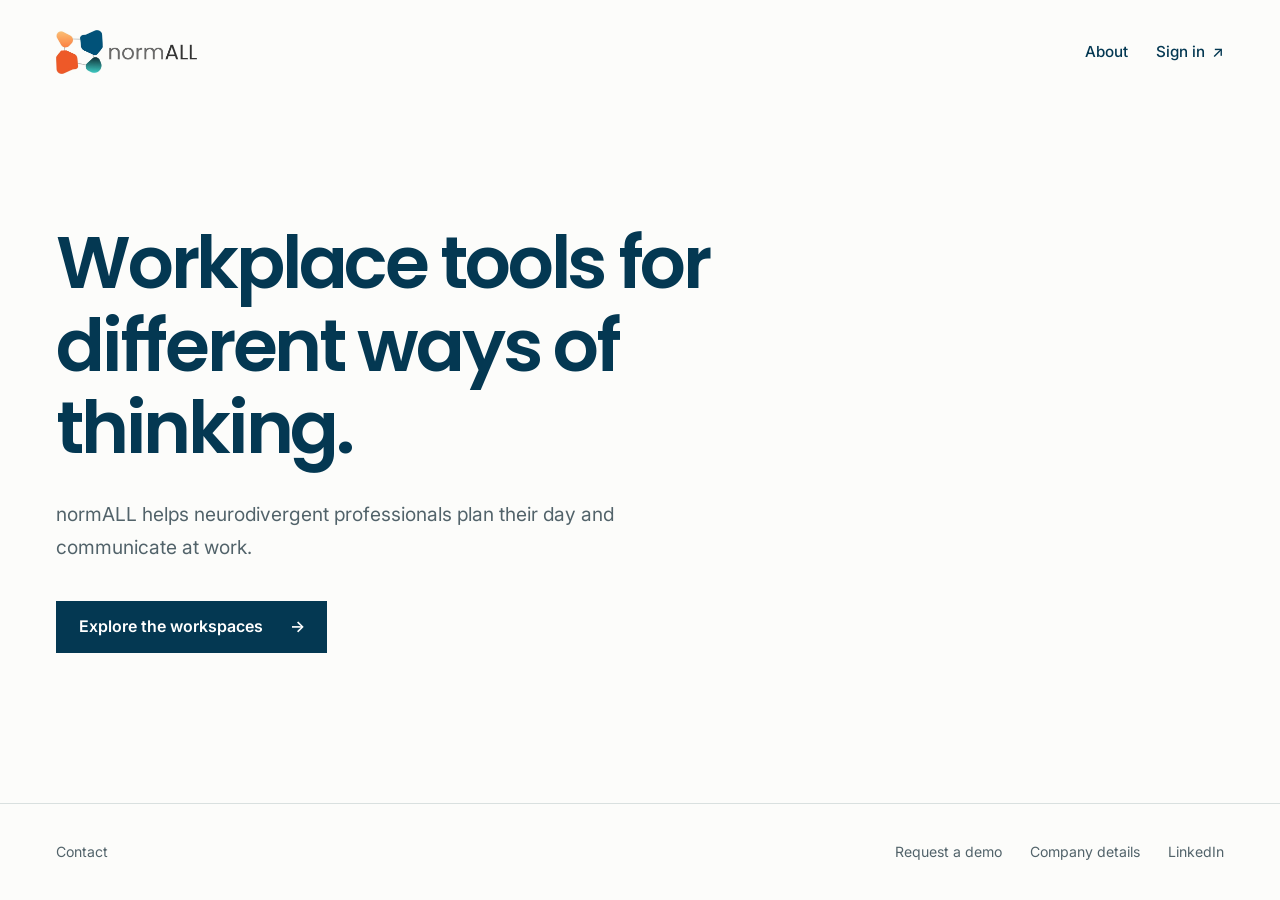
<file: index.html>
<!doctype html>
<html lang="en-GB">
<head>
  <meta charset="utf-8">
  <meta name="viewport" content="width=device-width, initial-scale=1">
  <script>
    if (location.hash === '#why-i-built-normall') {
      location.replace('/about/#why-i-built-normall');
    } else if (location.hash === '#workspaces') {
      location.replace('/workspaces/');
    }
  </script>
  <title>normALL | Workplace neuroinclusion</title>
  <meta name="description" content="Explore normALL, a workplace neuroinclusion platform with practical tools for neurodivergent professionals, managers, colleagues, and HR teams.">
  <link rel="canonical" href="https://normall.io/">
  <link rel="icon" type="image/png" sizes="96x96" href="/assets/normall-symbol.png">
  <link rel="stylesheet" href="/site.css?v=10">
  <link rel="stylesheet" href="/minimal.css?v=3">
</head>
<body class="minimal landing">
  <a class="skip" href="#main">Skip to content</a>
  <header>
    <div class="wrap header-inner">
      <a class="brand" href="/" aria-label="normALL home"><img src="/assets/normall-horizontal.webp" width="550" height="173" alt="normALL"></a>
      <nav class="header-links" aria-label="Main navigation"><a href="/about/">About</a><a href="https://normall.vercel.app/login">Sign in <span aria-hidden="true">↗</span></a></nav>
    </div>
  </header>
  <main id="main" tabindex="-1">
    <section class="hero" aria-labelledby="headline">
      <div class="wrap hero-inner">
        <h1 id="headline">Workplace tools for different ways of thinking.</h1>
        <p class="intro">normALL helps neurodivergent professionals plan their day and communicate at work.</p>
        <a class="button explore-button" href="/workspaces/">Explore the workspaces <span aria-hidden="true">→</span></a>
      </div>
    </section>
  </main>
  <footer id="contact"><div class="wrap footer-inner"><a href="mailto:lavinia@normall.io">Contact</a><div class="footer-links"><a href="mailto:lavinia@normall.io?subject=normALL%20demo%20enquiry">Request a demo</a><a href="/about/#company-details">Company details</a><a href="https://www.linkedin.com/company/normall-platform/">LinkedIn</a></div></div></footer>
</body>
</html>
</file>
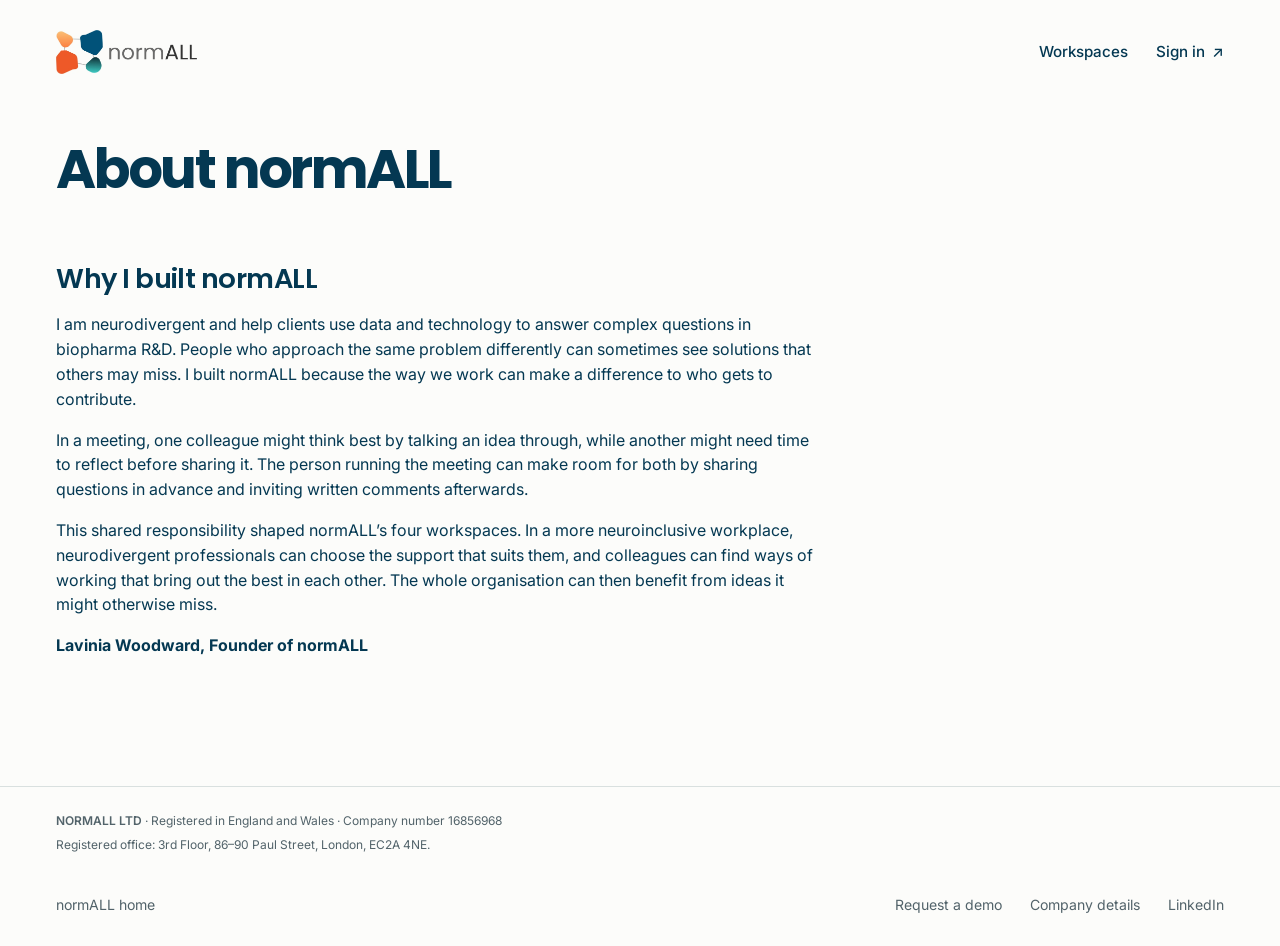
<file: about/index.html>
<!doctype html>
<html lang="en-GB">
<head>
  <meta charset="utf-8">
  <meta name="viewport" content="width=device-width, initial-scale=1">
  <title>About normALL</title>
  <meta name="description" content="Why Lavinia Woodward built normALL, and the registered details for NORMALL LTD.">
  <link rel="canonical" href="https://normall.io/about/">
  <link rel="icon" type="image/png" sizes="96x96" href="/assets/normall-symbol.png">
  <link rel="stylesheet" href="/site.css?v=10">
  <link rel="stylesheet" href="/minimal.css?v=3">
  <link rel="stylesheet" href="/about/about.css?v=2">
</head>
<body class="minimal about">
  <a class="skip" href="#main">Skip to content</a>
  <header>
    <div class="wrap header-inner">
      <a class="brand" href="/" aria-label="normALL home"><img src="/assets/normall-horizontal.webp" width="550" height="173" alt="normALL"></a>
      <nav class="header-links" aria-label="Main navigation"><a href="/workspaces/">Workspaces</a><a href="https://normall.vercel.app/login">Sign in <span aria-hidden="true">↗</span></a></nav>
    </div>
  </header>
  <main id="main" tabindex="-1">
    <section class="hero" aria-labelledby="headline">
      <div class="wrap hero-inner">
        <h1 id="headline">About normALL</h1>
      </div>
    </section>
    <section class="wrap page-view founder" id="why-i-built-normall" aria-labelledby="founder-title">
      <h2 class="section-title" id="founder-title">Why I built normALL</h2>
      <p>I am neurodivergent and help clients use data and technology to answer complex questions in biopharma R&amp;D. People who approach the same problem differently can sometimes see solutions that others may miss. I built normALL because the way we work can make a difference to who gets to contribute.</p>
      <p>In a meeting, one colleague might think best by talking an idea through, while another might need time to reflect before sharing it. The person running the meeting can make room for both by sharing questions in advance and inviting written comments afterwards.</p>
      <p>This shared responsibility shaped normALL’s four workspaces. In a more neuroinclusive workplace, neurodivergent professionals can choose the support that suits them, and colleagues can find ways of working that bring out the best in each other. The whole organisation can then benefit from ideas it might otherwise miss.</p>
      <p><strong>Lavinia Woodward, Founder of normALL</strong></p>
    </section>
  </main>
  <footer>
    <section class="wrap page-view company" id="company-details" aria-label="Company details">
      <p><strong>NORMALL LTD</strong> · Registered in England and Wales · Company number 16856968</p>
      <p>Registered office: 3rd Floor, 86–90 Paul Street, London, EC2A 4NE.</p>
    </section>
    <div class="wrap footer-inner"><a href="/">normALL home</a><div class="footer-links"><a href="mailto:lavinia@normall.io?subject=normALL%20demo%20enquiry">Request a demo</a><a href="/about/#company-details">Company details</a><a href="https://www.linkedin.com/company/normall-platform/">LinkedIn</a></div></div>
  </footer>
</body>
</html>
</file>
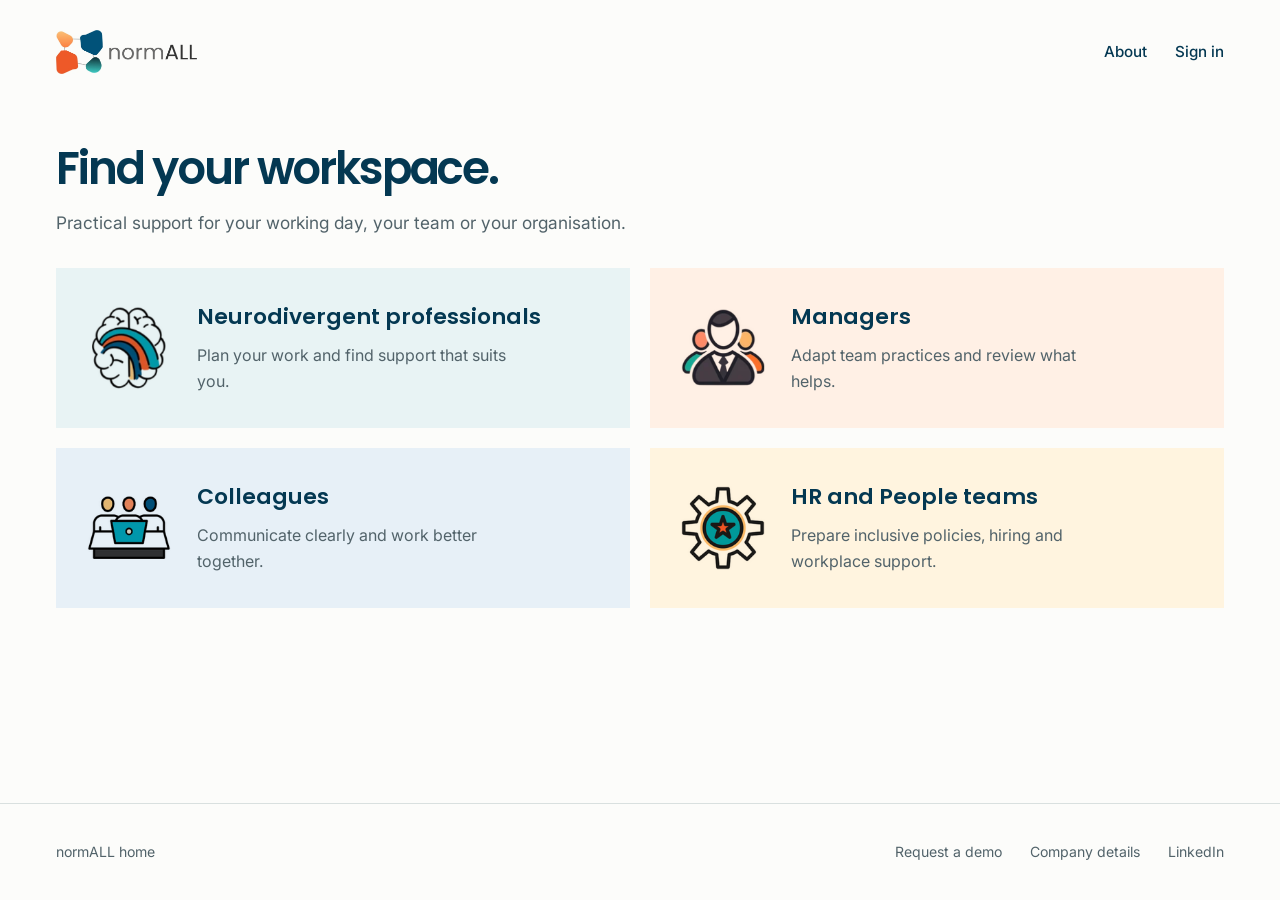
<file: workspaces/index.html>
<!doctype html>
<html lang="en-GB">
<head>
  <meta charset="utf-8">
  <meta name="viewport" content="width=device-width, initial-scale=1">
  <title>Explore the workspaces | normALL</title>
  <meta name="description" content="Find your normALL workspace: tools for neurodivergent professionals, managers, colleagues, and HR and People teams.">
  <link rel="canonical" href="https://normall.io/workspaces/">
  <link rel="icon" type="image/png" sizes="96x96" href="/assets/normall-symbol.png">
  <link rel="stylesheet" href="/site.css?v=10">
  <link rel="stylesheet" href="/minimal.css?v=3">
  <link rel="stylesheet" href="/workspaces/explorer.css?v=12">
  <script src="/workspaces/explorer.js?v=8" defer></script>
</head>
<body class="minimal explorer">
  <a class="skip" href="#main">Skip to content</a>
  <header>
    <div class="wrap header-inner">
      <a class="brand" href="/" aria-label="normALL home"><img src="/assets/normall-horizontal.webp" width="550" height="173" alt="normALL"></a>
      <nav class="header-links" aria-label="Main navigation"><a href="/about/">About</a><a href="https://normall.vercel.app/login">Sign in</a></nav>
    </div>
  </header>
  <main id="main" tabindex="-1">
    <div class="explorer-intro">
      <div class="wrap">
        <h1 id="chooser-title" tabindex="-1">Find your workspace.</h1>
        <p>Practical support for your working day, your team or your organisation.</p>
      </div>
    </div>
    <div class="workspace-chooser"><div class="wrap">
      <nav class="workspace-choices" aria-label="Choose a workspace">
        <a href="#professionals"><img class="workspace-choice-icon" src="/assets/workspaces/professional.png" width="128" height="128" alt=""><span><strong>Neurodivergent professionals</strong><span class="choice-summary">Plan your work and find support that suits you.</span></span></a>
        <a href="#managers"><img class="workspace-choice-icon" src="/assets/workspaces/manager.png" width="128" height="128" alt=""><span><strong>Managers</strong><span class="choice-summary">Adapt team practices and review what helps.</span></span></a>
        <a href="#colleagues"><img class="workspace-choice-icon" src="/assets/workspaces/colleague.png" width="128" height="128" alt=""><span><strong>Colleagues</strong><span class="choice-summary">Communicate clearly and work better together.</span></span></a>
        <a href="#hr"><img class="workspace-choice-icon" src="/assets/workspaces/hr.png" width="128" height="128" alt=""><span><strong>HR and People teams</strong><span class="choice-summary">Prepare inclusive policies, hiring and workplace support.</span></span></a>
      </nav>
      <noscript><p class="fallback-note">All four workspaces are available below. Use the links to jump to one.</p></noscript>
    </div></div>
    <div class="explorer-content"><div class="wrap page-view">
      <a class="back-to-chooser" href="/workspaces/" hidden>All workspaces</a>
      <section class="workspace" id="professionals" aria-labelledby="professionals-title">
        <div class="workspace-grid">
          <div class="workspace-intro">
            <div class="workspace-copy">
            <p class="workspace-label">Planning and workplace support</p>
            <h2 id="professionals-title" tabindex="-1">Neurodivergent workspace</h2>
            <p class="role-summary">Break tasks into manageable steps, plan around your energy and find the words for workplace conversations.</p>
            <a class="button workspace-action" href="https://normall.vercel.app/login">Open normALL<span class="visually-hidden"> for neurodivergent professionals</span></a>
            <p class="access-note">Sign in to use the tools.</p>
            </div>
            <div class="workspace-art" aria-hidden="true"><img src="/assets/brand/professional.png" width="2103" height="2103" alt="" loading="lazy" decoding="async"></div>
          </div>
          <div class="workspace-tools">
            <h3>Explore the tools</h3><p class="tools-hint">Select a tool to learn more.</p>
            <div class="tool-list">
              <details><summary><img class="tool-icon" src="/assets/brand/tasks.png" width="4688" height="4688" alt="" loading="lazy" decoding="async"><span>Tasks and timetable<small>Turn a task into a plan.</small></span></summary><p>Write your own steps or ask AI to suggest them. Schedule the work, track time spent and choose when to carry unfinished steps forward.</p></details>
              <details><summary><img class="tool-icon" src="/assets/brand/energy.png" width="4688" height="4688" alt="" loading="lazy" decoding="async"><span>Energy<small>Find the times that work for you.</small></span></summary><p>Use check-ins to learn your energy patterns, including differences between weekdays and weekends, and use those insights when planning.</p></details>
              <details><summary><img class="tool-icon" src="/assets/brand/communication.png" width="4688" height="4688" alt="" loading="lazy" decoding="async"><span>Communication<small>Prepare what you want to say.</small></span></summary><p>Adapt a message template, save a private draft or ask AI to suggest a rewrite. Use working preferences to explain what helps you.</p></details>
              <details><summary><img class="tool-icon" src="/assets/brand/guidance.png" width="4688" height="4688" alt="" loading="lazy" decoding="async"><span>Workplace guidance<small>Find a practical next step.</small></span></summary><p>Explore guidance for situations such as workload overwhelm, unexpected change and asking for support.</p></details>
            </div>
          </div>
        </div>
      </section>
      <section class="workspace" id="managers" aria-labelledby="managers-title">
        <div class="workspace-grid">
          <div class="workspace-intro">
            <div class="workspace-copy">
            <p class="workspace-label">Team support</p>
            <h2 id="managers-title" tabindex="-1">Manager workspace</h2>
            <p class="role-summary">Prepare for conversations, agree practical changes and review what helps your team.</p>
            <a class="button workspace-action" href="https://normall.vercel.app/login">Open normALL<span class="visually-hidden"> for managers</span></a>
            <p class="access-note">Sign in to use the tools.</p>
            </div>
            <div class="workspace-art" aria-hidden="true"><img src="/assets/brand/manager.png" width="2103" height="2103" alt="" loading="lazy" decoding="async"></div>
          </div>
          <div class="workspace-tools">
            <h3>Explore the tools</h3><p class="tools-hint">Select a tool to learn more.</p>
            <div class="tool-list">
              <details><summary><img class="tool-icon" src="/assets/brand/learning.png" width="4688" height="4688" alt="" loading="lazy" decoding="async"><span>Team resources<small>Prepare for everyday management.</small></span></summary><p>Find guidance and editable templates for meetings, feedback and working agreements.</p></details>
              <details><summary><img class="tool-icon" src="/assets/brand/meetings.png" width="4688" height="4688" alt="" loading="lazy" decoding="async"><span>Team practices<small>Agree a change to try.</small></span></summary><p>Make a private plan for a working practice. Record what you will try, when to review it and how you will judge whether it helped.</p></details>
              <details><summary><img class="tool-icon" src="/assets/brand/review.png" width="4688" height="4688" alt="" loading="lazy" decoding="async"><span>Review history<small>Keep track of what helps.</small></span></summary><p>Record why you continued, adapted or paused a practice, and revisit earlier decisions before the next trial.</p></details>
            </div>
          </div>
        </div>
      </section>
      <section class="workspace" id="colleagues" aria-labelledby="colleagues-title">
        <div class="workspace-grid">
          <div class="workspace-intro">
            <div class="workspace-copy">
            <p class="workspace-label">Working well together</p>
            <h2 id="colleagues-title" tabindex="-1">Colleague workspace</h2>
            <p class="role-summary">Clarify a request, prepare a message and find ways of working that suit the people around you.</p>
            <a class="button workspace-action" href="https://normall.vercel.app/login">Open normALL<span class="visually-hidden"> for colleagues</span></a>
            <p class="access-note">Sign in to use the tools.</p>
            </div>
            <div class="workspace-art" aria-hidden="true"><img src="/assets/brand/colleague.png" width="2103" height="2103" alt="" loading="lazy" decoding="async"></div>
          </div>
          <div class="workspace-tools">
            <h3>Explore the tools</h3><p class="tools-hint">Select a tool to learn more.</p>
            <div class="tool-list">
              <details><summary><img class="tool-icon" src="/assets/brand/guidance.png" width="4688" height="4688" alt="" loading="lazy" decoding="async"><span>Situation guides<small>Work through a familiar challenge.</small></span></summary><p>Find practical wording for situations such as an unclear handover. Bookmark useful guidance and record a private next action.</p></details>
              <details><summary><img class="tool-icon" src="/assets/brand/communication.png" width="4688" height="4688" alt="" loading="lazy" decoding="async"><span>Communication templates<small>Start with wording you can adapt.</small></span></summary><p>Prepare a message for the recipient and what you need from them. Save a draft, then copy or download your version.</p></details>
              <details><summary><img class="tool-icon" src="/assets/brand/learning.png" width="4688" height="4688" alt="" loading="lazy" decoding="async"><span>Practice and learning<small>Try a different way of working.</small></span></summary><p>Plan a small change and record what happened. Short learning modules help you consider different responses to workplace situations.</p></details>
            </div>
          </div>
        </div>
      </section>
      <section class="workspace" id="hr" aria-labelledby="hr-title">
        <div class="workspace-grid">
          <div class="workspace-intro">
            <div class="workspace-copy">
            <p class="workspace-label">Policy and practice</p>
            <h2 id="hr-title" tabindex="-1">HR workspace</h2>
            <p class="role-summary">Develop policies, prepare inclusive hiring and plan changes your organisation can review.</p>
            <a class="button workspace-action" href="https://normall.vercel.app/login">Open normALL<span class="visually-hidden"> for HR and People teams</span></a>
            <p class="access-note">Sign in to use the tools.</p>
            </div>
            <div class="workspace-art" aria-hidden="true"><img src="/assets/brand/hr.png" width="2103" height="2103" alt="" loading="lazy" decoding="async"></div>
          </div>
          <div class="workspace-tools">
            <h3>Explore the tools</h3><p class="tools-hint">Select a tool to learn more.</p>
            <div class="tool-list">
              <details><summary><img class="tool-icon" src="/assets/brand/policies.png" width="4688" height="4688" alt="" loading="lazy" decoding="async"><span>Policies and support<small>Adapt guidance to your organisation.</small></span></summary><p>Start with policy templates and workplace support guides. Keep a private draft and export it for review.</p></details>
              <details><summary><img class="tool-icon" src="/assets/brand/colleague.png" width="4688" height="4688" alt="" loading="lazy" decoding="async"><span>Inclusive hiring<small>Prepare each stage of recruitment.</small></span></summary><p>Build a hiring pack from the role brief through to onboarding handover. Review and export the sections your team needs.</p></details>
              <details><summary><img class="tool-icon" src="/assets/brand/strategy.png" width="4688" height="4688" alt="" loading="lazy" decoding="async"><span>Change plans<small>Follow a change through to review.</small></span></summary><p>Record the objective, owner role, actions and evidence. Review what happened before deciding whether to continue, adapt or pause.</p></details>
            </div>
          </div>
        </div>
      </section>
    </div></div>
  </main>
  <footer><div class="wrap footer-inner"><a href="/">normALL home</a><div class="footer-links"><a href="mailto:lavinia@normall.io?subject=normALL%20demo%20enquiry">Request a demo</a><a href="/about/#company-details">Company details</a><a href="https://www.linkedin.com/company/normall-platform/">LinkedIn</a></div></div></footer>
</body>
</html>
</file>
<file: site.css>
@font-face {
  font-family: Poppins;
  src: url("/assets/fonts/Poppins-Regular.woff") format("woff");
  font-weight: 400;
  font-display: swap;
}
@font-face {
  font-family: Poppins;
  src: url("/assets/fonts/Poppins-SemiBold.woff") format("woff");
  font-weight: 600;
  font-display: swap;
}
@font-face {
  font-family: Poppins;
  src: url("/assets/fonts/Poppins-Bold.woff") format("woff");
  font-weight: 700;
  font-display: swap;
}
@font-face {
  font-family: Inter;
  src: url("/assets/fonts/Inter.woff") format("woff");
  font-weight: 100 900;
  font-display: swap;
}
:root {
  color-scheme: light;
  --deep: #043852;
  --blue: #00527c;
  --teal: #32aaa7;
  --teal-wash: #e3f2f2;
  --orange: #f05a29;
  --peach: #fea862;
  --ink: #333333;
  --muted: #626262;
  --line: #c8d1d9;
  --field: #ebf1f3;
  --peach-wash: #f8e5de;
  --heading: Poppins, Arial, sans-serif;
  --gutter: clamp(1.2rem, 4.4vw, 4.6rem);
  font-family: Inter, Arial, sans-serif;
  line-height: 1.55;
  color: var(--ink);
  background: white;
}
*, *::before, *::after { box-sizing: border-box; }
body, h1, h2, h3, h4, p, ol { margin: 0; }
h1, h2, h3, h4 { font-family: var(--heading); line-height: 1.13; letter-spacing: -.036em; text-wrap: balance; }
a { color: var(--blue); text-underline-offset: .22em; }
a:hover { text-decoration-thickness: .13em; }
:focus-visible { outline: 3px solid var(--blue); outline-offset: 4px; }
.wrap { width: min(100%, 96rem); margin-inline: auto; padding-inline: var(--gutter); }
.page-view { max-width: 82rem; }
.skip { position: absolute; z-index: 2; top: .5rem; left: .5rem; padding: .6rem 1rem; background: white; translate: 0 -200%; }
.skip:focus { translate: 0; }
.visually-hidden { position: absolute; width: 1px; height: 1px; padding: 0; margin: -1px; overflow: hidden; clip-path: inset(50%); white-space: nowrap; border: 0; }
header { background: white; }
.header-inner, .header-links { display: flex; align-items: center; }
.header-inner { min-height: 3.85rem; justify-content: space-between; gap: 1rem; }
.brand { display: inline-flex; align-items: center; padding-block: .45rem; }
.brand img { display: block; width: clamp(7.2rem, 10vw, 8.8rem); height: auto; }
.header-links { gap: clamp(1rem, 2vw, 1.8rem); }
.header-links a { font-size: .89rem; font-weight: 600; }
.button { display: inline-flex; align-items: center; justify-content: center; min-height: 2.55rem; padding: .45rem 1rem; color: white; background: var(--deep); text-decoration: none; }
.button:hover { background: var(--blue); }
.hero, .explorer-intro { background: var(--deep); color: white; }
.hero-inner, .explorer-intro .wrap { padding-block: clamp(1.5rem, 2.8vw, 2.7rem); }
h1 { font-size: clamp(2.45rem, 4.25vw, 4.25rem); letter-spacing: -.048em; line-height: 1.1; }
.explorer-intro p { margin-top: .7rem; max-width: 90ch; color: #e3f2f2; font-size: clamp(.97rem, 1.15vw, 1.09rem); line-height: 1.55; }
.workspace-nav { border-bottom: 1px solid var(--line); background: white; }
.role-picker { display: flex; align-items: stretch; flex-wrap: wrap; gap: 0 clamp(.9rem, 2.2vw, 2.2rem); }
.role-picker a { display: inline-flex; align-items: center; gap: .55rem; min-height: 3.8rem; padding: .75rem .08rem .63rem; border-bottom: 3px solid transparent; text-decoration: none; font: 600 .88rem/1.3 var(--heading); color: var(--muted); }
.role-picker a:hover { color: var(--blue); text-decoration: underline; }
.role-picker a:focus-visible { outline-offset: -3px; }
.role-picker [aria-current] { border-color: var(--orange); color: var(--deep); }
.role-icon { width: 1.7rem; height: 1.7rem; flex: none; object-fit: contain; }
.overview-intro { padding-top: clamp(2rem, 3.6vw, 3.5rem); }
.overview-intro p { max-width: 48rem; }
.overview-intro .overview-lead { margin-bottom: .6rem; color: var(--deep); font: 600 clamp(1.15rem, 1.55vw, 1.45rem)/1.4 var(--heading); }
.workspaces { padding-block: clamp(2.75rem, 5vw, 5rem); }
.workspaces .section-opening, .workspaces .role-grid { max-width: 48rem; }
.workspace { padding-block: clamp(2.35rem, 3.6vw, 4rem); }
.section-title, .workspace h2 { color: var(--ink); font-size: clamp(2rem, 3.1vw, 3rem); font-weight: 700; letter-spacing: -.043em; }
.section-opening { display: flex; align-items: baseline; justify-content: space-between; flex-wrap: wrap; gap: .4rem 1rem; margin-bottom: 1.7rem; }
.text-link, .contact-link, .role-demo { width: fit-content; font-size: .94rem; font-weight: 650; }
.arrow { display: inline-block; width: .54em; height: .54em; position: relative; border-top: .11em solid; border-right: .11em solid; vertical-align: .15em; margin-left: .22em; }
.arrow::before { content: ""; position: absolute; right: -.025em; top: -.085em; width: .68em; border-top: .11em solid; transform-origin: right center; transform: rotate(-45deg); }
.role-grid { border-bottom: 1px solid var(--line); }
.role { display: grid; grid-template-columns: 2rem minmax(0,1fr); gap: .75rem; border-top: 1px solid var(--line); padding-block: clamp(1rem, 1.8vw, 1.45rem); }
.role .role-icon { width: 1.9rem; height: 1.9rem; }
.role h3 { font-size: 1.12rem; line-height: 1.4; font-weight: 600; }
.role h3 a { color: var(--deep); text-decoration-thickness: 1px; text-decoration-color: #9aaeb9; }
.role p { margin-top: .2rem; color: var(--muted); font-size: .95rem; }
.preview-label { font: 600 .76rem/1.45 var(--heading); letter-spacing: .105em; text-transform: uppercase; color: var(--blue); }
.steps { list-style: none; padding: 0; border-top: 1px solid var(--line); }
.steps li { border-bottom: 1px solid var(--line); }
.steps label, .preference-options label { display: flex; align-items: center; gap: .75rem; padding-block: .68rem; min-height: 2.8rem; cursor: pointer; }
.steps input, .preference-options input { width: 1.08rem; height: 1.08rem; margin: 0; flex: none; accent-color: var(--deep); }
.steps input:checked + span { text-decoration: line-through; color: var(--muted); }
.example-note { background: var(--teal-wash); color: var(--ink); margin-top: 1rem; padding: .9rem 1rem; font-size: .9rem; line-height: 1.6; }
.founder { padding-block: clamp(2.75rem, 5vw, 5rem) clamp(2rem, 3vw, 3rem); }
.founder p { max-width: 48rem; margin-top: 1rem; }
.contact { padding-bottom: clamp(2rem, 3vw, 3rem); }
.contact-inner { display: flex; align-items: center; justify-content: space-between; gap: 1.25rem 2rem; padding: clamp(1.2rem, 2.1vw, 2rem); background: var(--teal-wash); }
.contact h2 { font-size: clamp(1.35rem, 1.8vw, 1.8rem); }
.contact p { max-width: 65ch; margin-top: .5rem; }
.contact-link { white-space: nowrap; }
.company { padding-bottom: clamp(2.75rem, 5vw, 5rem); }
.company h2 { max-width: 48rem; padding-top: 1.5rem; border-top: 1px solid var(--line); font-size: clamp(1.35rem, 2.2vw, 1.8rem); }
.company p { max-width: 48rem; margin-top: .65rem; }
.about-icon { display: inline-grid; place-items: center; flex: none; width: 1.45rem; height: 1.45rem; border: 2px solid var(--deep); border-radius: 50%; background: var(--teal-wash); color: var(--deep); font: 700 1rem/1 var(--heading); }
.footer-links { display: flex; align-items: baseline; flex-wrap: wrap; gap: .5rem 1.25rem; }
footer { border-top: 1px solid var(--line); color: var(--muted); }
.footer-inner { display: flex; align-items: center; justify-content: space-between; flex-wrap: wrap; gap: 1rem; padding-block: 1.1rem; font-size: .88rem; }
@media (max-width: 52rem) {
  .contact-inner { flex-direction: column; align-items: start; gap: .75rem; }
}
@media (max-width: 60rem) {
  .role-picker { overflow-x: auto; flex-wrap: nowrap; gap: 1.2rem; }
  .role-picker a { flex: none; }
}
@media (max-width: 40rem) {
  .role-picker { display: grid; grid-template-columns: repeat(6, minmax(0,1fr)); gap: .2rem; overflow: visible; }
  .role-picker a { flex-direction: column; justify-content: flex-start; align-items: center; text-align: center; padding: .7rem 0 .45rem; gap: .28rem; min-height: 3rem; font-size: .73rem; }
  .role-picker .role-icon { width: 1.45rem; height: 1.45rem; }
  .role-picker a:nth-child(2) { overflow-wrap: anywhere; }
  .workspace-nav .wrap { padding-inline: .6rem; }
  .header-inner { min-height: 3.55rem; }
}
@media (max-width: 30rem) {
  .role-picker { grid-template-columns: repeat(2, minmax(0,1fr)); column-gap: .8rem; }
  .role-picker a { flex-direction: row; align-items: center; text-align: left; padding: .4rem .2rem; font-size: .83rem; }
  .workspace-nav .wrap { padding-inline: var(--gutter); }
}
</file>
<file: minimal.css>
/* Shared presentation for the public-site preview. The signed-in app is separate. */
.minimal {
  min-height: 100vh;
  min-height: 100svh;
  display: flex;
  flex-direction: column;
  background: #fcfcfa;
  color: var(--deep);
  overflow-wrap: anywhere;
}
.minimal .wrap { max-width: 82rem; }
.minimal main { flex: 1; }
.minimal header { background: transparent; }
.minimal .header-inner { min-height: 6.5rem; gap: .5rem 1.5rem; flex-wrap: wrap; padding-block: .75rem; }
.minimal .brand img { width: 8.8rem; mix-blend-mode: multiply; }
.minimal .header-links { flex-wrap: wrap; gap: .5rem 1.75rem; }
.minimal .header-links a {
  display: inline-flex;
  align-items: center;
  min-height: 2.75rem;
  gap: .4rem;
  font-size: .95rem;
  font-weight: 500;
  text-decoration: none;
  color: var(--deep);
}
.minimal .header-links a:hover { text-decoration: underline; }
.minimal .header-links [aria-current] { text-decoration: underline; }
.minimal .hero, .minimal .explorer-intro { background: transparent; color: var(--deep); }
.landing main { display: flex; align-items: center; }
.landing .hero { width: 100%; }
.landing .hero-inner { padding-block: clamp(3.5rem, 9vh, 8rem); }
.landing h1 {
  max-width: 17ch;
  font-size: clamp(2.5rem, 1.6rem + 3.7vw, 4.8rem);
  font-weight: 600;
  line-height: 1.13;
  letter-spacing: -.045em;
  text-wrap: initial;
}
.landing .intro {
  max-width: 39rem;
  margin-top: 1.75rem;
  color: #52636a;
  font-size: clamp(1.05rem, .97rem + .3vw, 1.2rem);
  line-height: 1.75;
}
.minimal .button { min-height: 3.25rem; max-width: 100%; padding: .85rem 1.4rem; font-weight: 600; }
.landing .explore-button { margin-top: 2.25rem; gap: 1.7rem; }
.minimal footer { margin-top: 2rem; border-color: #d9e0df; }
.minimal .footer-inner { min-height: 6rem; gap: .4rem 2rem; padding-block: 1.2rem; }
.minimal .footer-links { gap: .25rem 1.75rem; }
.minimal footer a { display: inline-flex; align-items: center; min-height: 2.75rem; color: #52636a; text-decoration: none; }
.minimal footer a:hover { text-decoration: underline; }
.minimal :is(h1, h2) { scroll-margin-top: 1.5rem; }
.minimal :is(main, h1, h2):focus:not(:focus-visible) { outline: none; }

@media (max-width: 40rem) {
  .minimal .header-inner { min-height: 5.5rem; }
  .minimal .brand img { width: 7.2rem; }
  .minimal .header-links { gap: .3rem 1rem; }
  .minimal .header-links a { font-size: .88rem; }
  .landing .hero-inner { padding-block: 3rem; }
  .landing h1 { max-width: 17ch; }
  .landing .intro { margin-top: 1.5rem; }
  .landing .explore-button { margin-top: 1.75rem; }
  .minimal footer { margin-top: 1rem; }
  .minimal .footer-inner { align-items: flex-start; }
  .minimal .footer-links { gap: 0 1.3rem; }

}
@media (prefers-reduced-motion: reduce) {
  .minimal *, .minimal *::before, .minimal *::after { scroll-behavior: auto !important; transition: none !important; animation: none !important; }
}
</file>
<file: about/about.css>
/* Keep the founder section subordinate to the page title. */
.about .founder { padding-top: clamp(1rem, 2vw, 2rem); }
.about .founder .section-title {
  color: var(--deep);
  font-size: clamp(1.5rem, 1.3rem + .5vw, 1.875rem);
  font-weight: 600;
  line-height: 1.3;
  letter-spacing: -.02em;
}

/* Company registration information is secondary footer content. */
.about footer { margin-top: clamp(3rem, 7vw, 6rem); }
.about footer .company {
  padding-top: 1.5rem;
  padding-bottom: .5rem;
  color: #52636a;
  font-size: .75rem;
  line-height: 1.7;
}
.about .company p { max-width: none; margin: 0; }
.about .company p + p { margin-top: .25rem; }
.about .company strong { font-weight: 600; }
.about footer .footer-inner { min-height: 4.5rem; }
</file>
<file: workspaces/explorer.css>
/* normALL workspace overviews: original brand artwork, no simulated tools. */
[hidden] { display: none !important; }
.explorer { background: #fcfcfa; }
.explorer .explorer-intro .wrap { padding-block: 2.5rem 2rem; }
.explorer h1 { font-size: clamp(2rem, 1.7rem + 1.4vw, 3rem); font-weight: 600; }
.explorer .explorer-intro p { max-width: 43rem; margin-top: 1rem; color: #52636a; font-size: 1.08rem; }
.workspace-chooser { padding-bottom: 3rem; }
.workspace-choices { display: grid; grid-template-columns: repeat(2, minmax(0, 1fr)); gap: 1.25rem; }
.workspace-choices a { display: flex; align-items: center; gap: 1.5rem; padding: 1.8rem; min-height: 10rem; background: #e8f3f4; border: 0; color: var(--deep); text-decoration: none; }
.workspace-choices a:nth-child(2) { background: #fff0e5; }
.workspace-choices a:nth-child(3) { background: #e7f0f7; }
.workspace-choices a:nth-child(4) { background: #fff4df; }
.workspace-choice-icon { display: block; width: 5.5rem; height: 5.5rem; object-fit: contain; flex: none; mix-blend-mode: multiply; }
.workspace-choices strong { font: 600 clamp(1.15rem, 1.05rem + .4vw, 1.4rem)/1.4 var(--heading); }
.choice-summary { display: block; max-width: 33ch; margin-top: .55rem; font-size: 1rem; line-height: 1.65; color: #52636a; }
.workspace-choices a:hover strong { text-decoration: underline; text-underline-offset: .2em; }
.workspace-choices a:focus-visible { outline-offset: 4px; }
.has-selection .explorer-intro { position: absolute; width: 1px; height: 1px; overflow: hidden; clip-path: inset(50%); }
.has-selection .workspace-chooser { padding-block: .5rem 0; }
.has-selection .workspace-choices { grid-template-columns: repeat(4, minmax(0, 1fr)); gap: 1rem; }
.has-selection .workspace-choices a { min-height: 4.5rem; padding: .75rem .4rem; gap: .6rem; background: transparent; }
.has-selection .workspace-choices strong { font-size: .92rem; line-height: 1.45; }
.has-selection .workspace-choice-icon { width: 2.5rem; height: 2.5rem; }
.has-selection .choice-summary { display: none; }
.has-selection .workspace-choices [aria-current] { background: #e8f3f4; }
.back-to-chooser { display: inline-flex; align-items: center; min-height: 2.75rem; margin-top: .65rem; font-size: .9rem; }
.fallback-note { margin-top: 1rem; color: #52636a; }
.explorer .workspace { padding-block: 1.1rem 3rem; scroll-margin-top: 1rem; }
.workspace { --workspace-tint: #e8f3f4; }
#managers { --workspace-tint: #fff0e5; }
#colleagues { --workspace-tint: #e7f0f7; }
#hr { --workspace-tint: #fff4df; }
.workspace + .workspace:not([hidden]) { border-top: 1px solid var(--line); }
.workspace-grid { display: block; }
.workspace-intro { display: grid; grid-template-columns: minmax(0, 1fr) minmax(12rem, .6fr); align-items: center; gap: 2rem; padding: clamp(1.5rem, 3.5vw, 3rem); background: var(--workspace-tint); border: 0; }
.workspace-label { margin-bottom: .65rem; color: #52636a; font-size: .9rem; font-weight: 550; }
.explorer .workspace h2 { font: 600 clamp(1.8rem, 1.5rem + 1.3vw, 2.7rem)/1.2 var(--heading); letter-spacing: -.035em; color: var(--deep); text-wrap: initial; }
.explorer .role-summary { max-width: 47ch; font-size: 1.08rem; line-height: 1.7; color: #3b555f; margin-top: 1rem; }
.workspace-action { margin-top: 1.4rem; }
.access-note { color: #52636a; font-size: .875rem; margin-top: .6rem; }
.workspace-art { position: relative; isolation: isolate; display: grid; place-items: center; min-width: 0; }
.workspace-art::before { content: ""; position: absolute; width: 90%; max-width: 15rem; aspect-ratio: 1; background: #fffdf9; border-radius: 50%; z-index: -1; }
.workspace-art img { display: block; width: min(100%, 15rem); height: auto; aspect-ratio: 1; object-fit: contain; }
.workspace-tools { padding-top: 2.2rem; }
.workspace-tools > h3 { font: 600 1.3rem/1.4 var(--heading); color: var(--deep); }
.tools-hint { color: #52636a; font-size: .95rem; margin-top: .35rem; }
/* Stretch each card to the tallest content in its row, including open details. */
.tool-list { display: grid; grid-template-columns: repeat(3, minmax(0, 1fr)); align-items: stretch; margin-top: 1.2rem; border-top: 1px solid #ccd9dc; }
#professionals .tool-list { grid-template-columns: repeat(4, minmax(0, 1fr)); }
.tool-list details { background: #fcfcfa; border-bottom: 1px solid #ccd9dc; }
.tool-list details + details { border-left: 1px solid #ccd9dc; }
.tool-list summary { display: block; position: relative; padding: 1.25rem 1.25rem 1.4rem; min-height: 13.6rem; cursor: pointer; list-style: none; font: 600 1.15rem/1.4 var(--heading); color: var(--deep); }
.tool-list details:not([open]) > summary { height: 100%; }
.tool-list summary::-webkit-details-marker { display: none; }
.tool-icon { display: block; width: 4rem; height: 4rem; object-fit: contain; margin-bottom: 1rem; }
.tool-list summary::after { content: ""; position: absolute; top: 1.5rem; right: 1.25rem; width: .8rem; height: .8rem; background: linear-gradient(#00527c, #00527c) center / 100% 2px no-repeat, linear-gradient(#00527c, #00527c) center / 2px 100% no-repeat; }
.tool-list details[open] summary::after { background-size: 100% 2px, 0 0; }
.tool-list summary:hover { color: var(--blue); }
.tool-list summary small { display: block; margin-top: .4rem; color: #52636a; font: 400 1rem/1.6 Inter, Arial, sans-serif; letter-spacing: 0; }
.tool-list details p { margin: 0; padding: 0 1.25rem 1.4rem; color: #3b555f; font-size: 1rem; line-height: 1.7; }
.tool-list details[open] { background: var(--workspace-tint); }
.tool-list summary:focus-visible { outline-offset: -3px; }
@media (max-width: 58rem) {
  .workspace-choices a { gap: 1rem; padding: 1.3rem; }
  .has-selection .workspace-choices { grid-template-columns: repeat(2, minmax(0, 1fr)); gap: 0 1rem; }
  .workspace-intro { grid-template-columns: minmax(0, 1fr) 11rem; }
  #professionals .tool-list { grid-template-columns: repeat(2, minmax(0, 1fr)); }
  #professionals .tool-list details:nth-child(3) { border-left: 0; }
}
@media (max-width: 40rem) {
  .explorer .explorer-intro .wrap { padding-block: 2rem 1.5rem; }
  .workspace-choices { grid-template-columns: minmax(0, 1fr); gap: 1rem; }
  .workspace-choices a { min-height: 8.5rem; }
  .workspace-choice-icon { width: 4.5rem; height: 4.5rem; }
  .has-selection .workspace-choice-icon { width: 2rem; height: 2rem; }
  .has-selection .workspace-choices strong { font-size: .875rem; }
  .has-selection .workspace-choices a { gap: .4rem; padding: .7rem .2rem; min-height: 4.7rem; }
  .explorer .workspace { padding-top: .75rem; }
  .workspace-intro { position: relative; display: block; padding: 1.4rem; }
  .workspace-label { max-width: calc(100% - 5rem); min-height: 4.2rem; display: flex; align-items: center; margin-bottom: .65rem; }
  .workspace-art { position: absolute; right: 1rem; top: 1rem; width: 4.5rem; }
  .workspace-art::before { width: 100%; }
  .workspace-art img { width: 4.5rem; }
  .explorer .role-summary { font-size: 1rem; }
  .workspace-action { margin-top: 1.25rem; }
  .tool-list, #professionals .tool-list { grid-template-columns: minmax(0, 1fr); }
  .tool-list details + details { border-left: 0; }
  .tool-list summary { display: grid; grid-template-columns: 3.5rem minmax(0, 1fr); align-items: center; gap: 1rem; min-height: 7rem; padding: 1.1rem 1.5rem 1.1rem 0; }
  .tool-icon { width: 3.5rem; height: 3.5rem; margin: 0; }
  .tool-list summary::after { top: 1.3rem; right: .25rem; width: .65rem; height: .65rem; }
  .tool-list details p { padding-inline: 0 .75rem; }
}
@media (forced-colors: active) {
  .tool-list summary { list-style: disclosure-closed; display: list-item; }
  .tool-list details[open] summary { list-style: disclosure-open; }
  .tool-list summary::after { display: none; }
  .tool-list summary::-webkit-details-marker { display: inline; }
  .tool-list .tool-icon { display: none; }
  .has-selection .workspace-choices [aria-current] { outline: 2px solid; }
}
</file>
